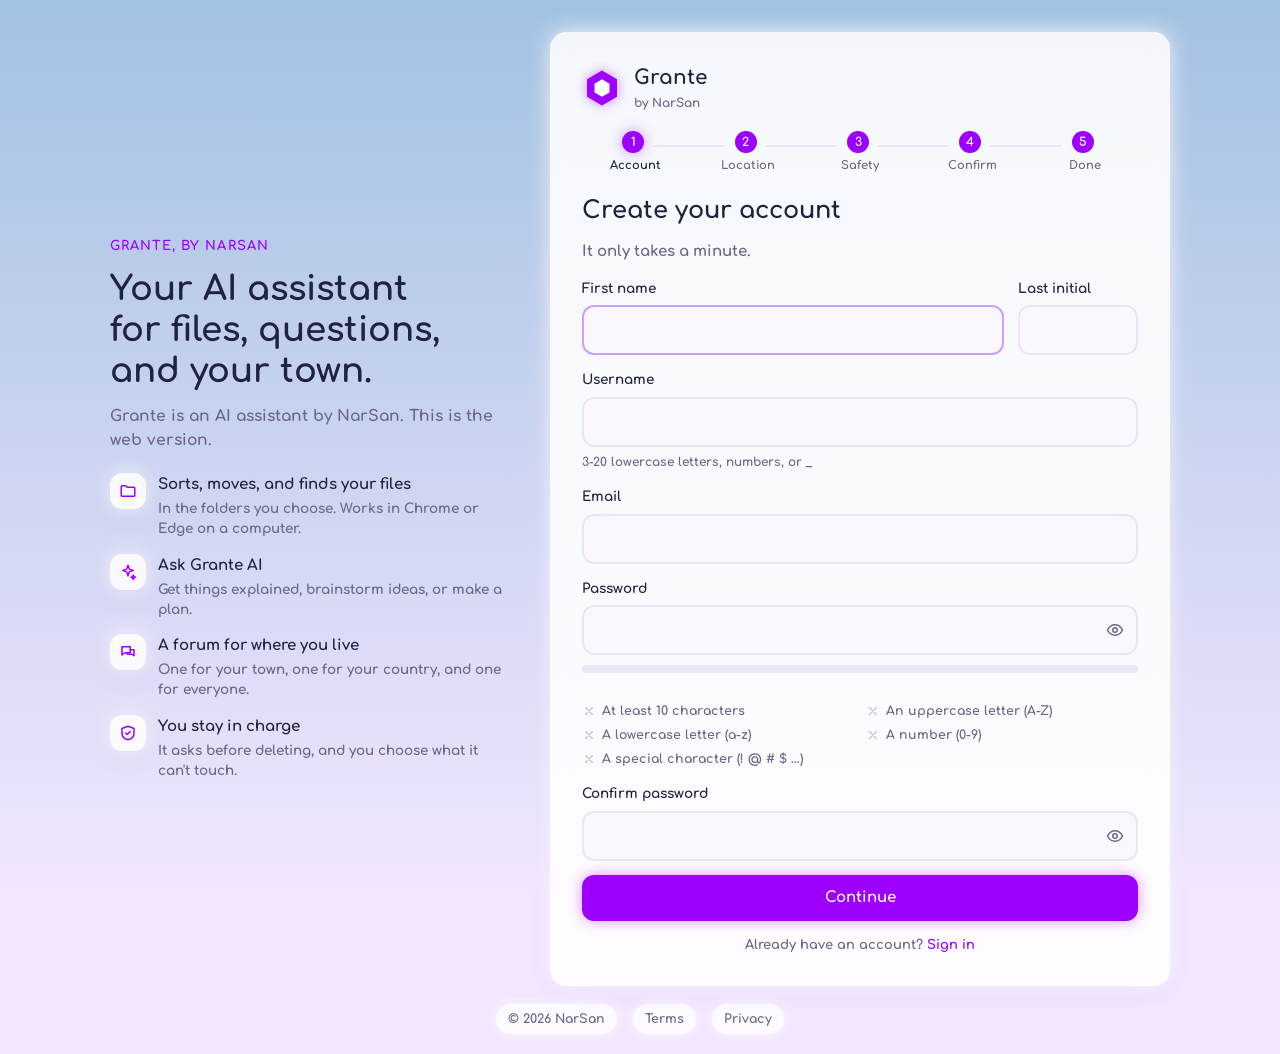
<file: index.html>
<!doctype html>
<html lang="en">
<head>
<meta charset="utf-8">
<meta name="viewport" content="width=device-width, initial-scale=1">
<title>Grante by NarSan</title>
<meta name="description" content="Grante is an AI assistant by NarSan that sorts your files, answers questions, and connects you with your town.">
<link rel="icon" href="data:image/svg+xml,%3Csvg xmlns='http://www.w3.org/2000/svg' viewBox='0 0 32 32'%3E%3Cpath d='M16 2l12 7v14l-12 7-12-7V9z' fill='%239d00ff'/%3E%3Cpath d='M16 9l6 3.5v7L16 23l-6-3.5v-7z' fill='white'/%3E%3C/svg%3E">
<script src="gate.js"></script>
<link rel="stylesheet" href="style.css">
<script src="open.js" defer></script>
</head>
<body>

<header class="top box">
  <a class="brand" href="#top" aria-label="Grante home">
    <svg viewBox="0 0 32 32" width="34" height="34" aria-hidden="true"><path d="M16 2l12 7v14l-12 7-12-7V9z" fill="#9d00ff"/><path d="M16 9l6 3.5v7L16 23l-6-3.5v-7z" fill="#fff"/></svg>
    <span><strong>Grante</strong><small>by NarSan</small></span>
  </a>
  <nav aria-label="Sections">
    <a href="#about">About us</a>
    <a href="#ask">What it does</a>
    <a href="#start">First time</a>
    <a href="#trust">Good to know</a>
    <a href="#" data-sign-out>Sign out</a>
    <a class="btn small open-grante" href="app/">Open Grante</a>
  </nav>
</header>

<main id="top">

  <section class="hero">
    <div class="hero-words">
      <p class="kicker">You're signed in</p>
      <h1>Welcome, <span data-first-name>there</span>! Grante is ready.</h1>
      <p class="lead">Ask Grante to sort a messy folder, find a file you lost, or explain something. Then say hi in your town's forum.</p>
      <p class="actions">
        <a class="btn big open-grante" href="app/">Open Grante</a>
      </p>
      <p class="status"><span class="dot"></span>File tools work in Chrome or Edge on a computer. Chat and the forum work everywhere.</p>
    </div>
    <figure class="shot box">
      <img src="img/home.jpg" width="1280" height="800" alt="Grante's home screen: a greeting, a box to type what you want, and ideas for what to ask.">
    </figure>
  </section>

  <section id="about">
    <h2>About us</h2>
    <div class="box founder">
      <div class="face" aria-hidden="true">TB</div>
      <div>
        <h3>Hi, it’s Tango!</h3>
        <p class="who">Tango Bhat · Founder, NarSan<br>he/him</p>
        <!-- ===== YOUR BIO: change the words between <p class="bio"> and </p> below. ===== -->
        <p class="bio">Hey, I'm Tango, a 13 year old kid. I started NarSan to make AI that helps with everyday things, and Grante is the first thing I’ve built. I’m testing it with friends right now, so tell me what you like and what’s broken. In my free time, I like to play guitar, play football, fix bikes, and woodwork. One major acheivement about me is that I got 5th place in the National US Geography Bee. Hope you enjoy Grante!</p>
        <!-- ===== END OF YOUR BIO ===== -->
        <p>NarSan is a new company building helpful, trustworthy AI. Grante is its first product.</p>
      </div>
    </div>
  </section>

  <section id="ask">
    <h2>What you can do with Grante</h2>
    <p class="sub">Type what you want in plain words.</p>
    <div class="cards">
      <article class="box card"><h3>Clean up a messy folder</h3><p>Turn a Downloads or Desktop full of loose files into tidy folders with one sentence.</p><p class="try">“Sort Desktop/Projects”</p></article>
      <article class="box card"><h3>Find and move files</h3><p>Ask where something is, or say where it should go, and skip the dragging.</p><p class="try">“Move report.pdf to School”</p></article>
      <article class="box card"><h3>Ask it anything</h3><p>Get things explained, brainstorm ideas, or make a study plan. It can be wrong, so check important facts.</p><p class="try">Ask Grante AI</p></article>
      <article class="box card"><h3>Talk with your town</h3><p>A forum for your town, one for your country, and one for everyone.</p><p class="try">The forum</p></article>
    </div>
  </section>

  <section id="start">
    <h2>Your first time</h2>
    <p class="sub">About a minute of setup, then you're going.</p>
    <div class="get box">
      <div class="get-main">
        <a class="btn big open-grante" href="app/">Open Grante</a>
        <p class="needs-note">For the file tools, use Chrome or Edge on a Windows, Mac, Linux, or Chromebook computer.</p>
      </div>
      <ol class="steps">
        <li><strong>Click Open Grante.</strong> It opens in its own window.</li>
        <li><strong>Let Grante into your folders.</strong> On a Mac, Grante shows one line to copy into Terminal. Paste it once, answer three quick questions, and Grante can reach all your folders. Not on a Mac? Grante asks you to pick a folder the first time it needs one.</li>
        <li><strong>Keep anything private out.</strong> In Account Settings, add folders to <em>Keep Grante out</em>, and Grante won't see or touch them.</li>
        <li><strong>Ask away.</strong> Grante asks before deleting anything.</li>
      </ol>
    </div>
    <p class="honest box"><strong>Want it to feel like an app?</strong> In Chrome, open Grante, click the three dots at the top right, then <em>Cast, save, and share → Install page as app</em>. In Safari on a Mac, choose <em>File → Add to Dock</em>. Grante then gets its own icon.</p>
  </section>

  <section id="trust">
    <h2>Good to know</h2>
    <p class="sub">How Grante treats your files and your information.</p>
    <div class="cards three">
      <article class="box card"><h3>Only the folders you choose</h3><p>Grante can't see anything else on your computer, and you can remove a folder any time.</p></article>
      <article class="box card"><h3>Nothing is lost by accident</h3><p>Deleted files go to a “Grante Trash” folder you can open anytime. Grante never overwrites a file.</p></article>
      <article class="box card"><h3>It asks first</h3><p>By default Grante waits for your OK before deleting. You choose which actions need your OK.</p></article>
      <article class="box card"><h3>Your files stay on your computer</h3><p>To decide what to do, Grante's AI sees file and folder names, never what's inside your files.</p></article>
      <article class="box card"><h3>Your email stays private</h3><p>In the forum, people see your name and username, never your email.</p></article>
      <article class="box card"><h3>Your history stays here</h3><p>Chats and your Archive are saved in this browser on this device.</p></article>
    </div>
    <p class="honest box"><strong>The honest part:</strong> Grante is an AI, and AI makes mistakes. It can pick the wrong file, so keep a backup of anything important. Answers can take up to a minute, and the first one after a quiet spell takes longer while the AI wakes up. Opening apps only works in the Mac app.</p>
  </section>

</main>

<footer class="foot box">
  <span>© 2026 NarSan. All rights reserved.</span>
  <span><a href="app/#/terms">Terms</a> · <a href="app/#/privacy">Privacy</a></span>
</footer>

</body>
</html>
</file>
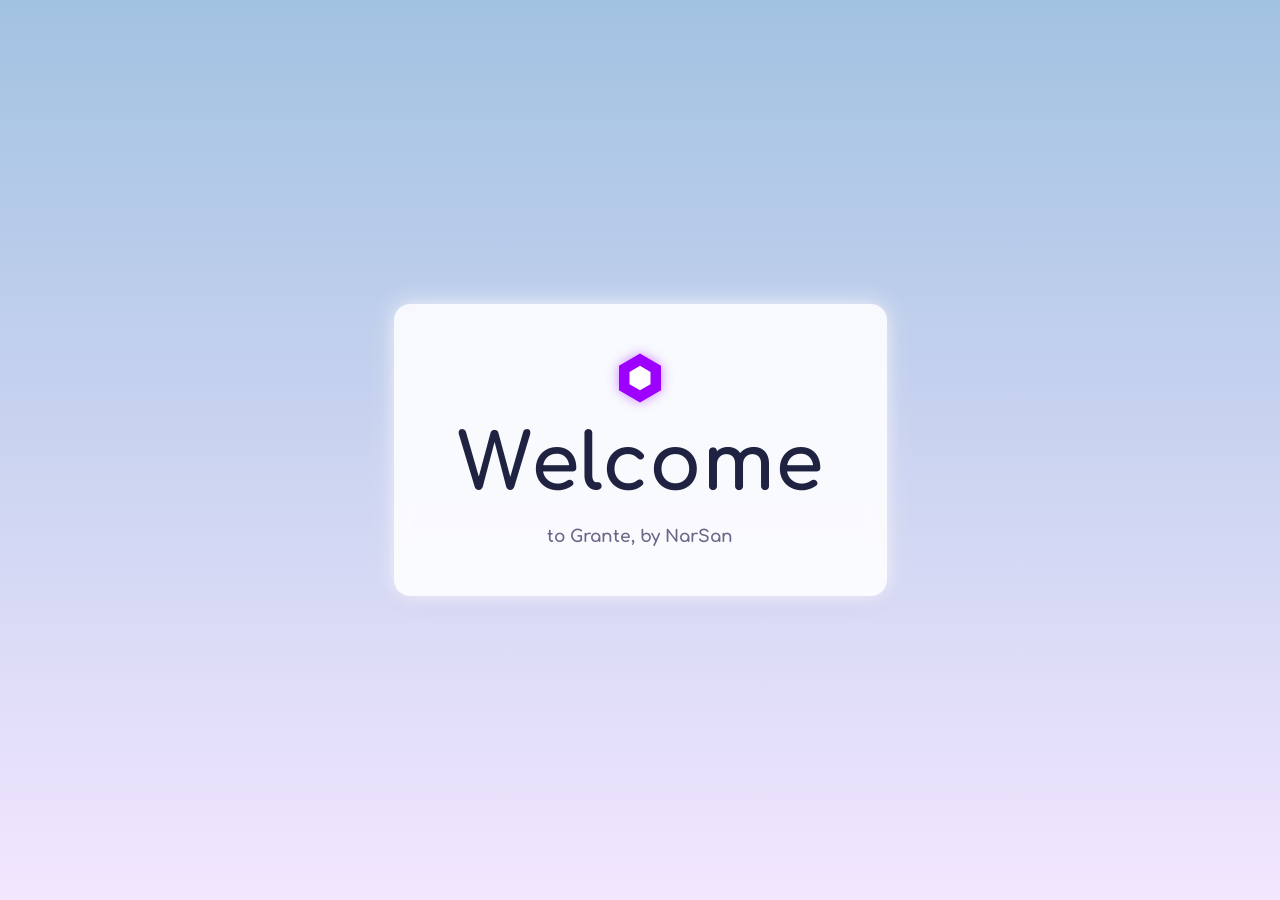
<file: app/index.html>
<!doctype html>
<html lang="en">
<head>
  <meta http-equiv="Content-Security-Policy" content="default-src 'self'; img-src 'self' data:; style-src 'self'; script-src 'self'; font-src 'self'; connect-src 'self' https://identitytoolkit.googleapis.com https://securetoken.googleapis.com https://firestore.googleapis.com https://api.emailjs.com https://geocoding-api.open-meteo.com https://*.hf.space http://127.0.0.1:47823; base-uri 'none'; form-action 'self'">
  <meta charset="utf-8">
  <meta name="viewport" content="width=device-width, initial-scale=1">
  <meta name="description" content="Grante by NarSan: an AI assistant that chats with you and organizes your files.">
  <title>Grante AI · NarSan</title>
  <link rel="icon" href="data:image/svg+xml,%3Csvg xmlns='http://www.w3.org/2000/svg' viewBox='0 0 32 32'%3E%3Cpath d='M16 2l12 7v14l-12 7-12-7V9z' fill='%239d00ff'/%3E%3Cpath d='M16 9l6 3.5v7L16 23l-6-3.5v-7z' fill='white'/%3E%3C/svg%3E">
  <link rel="manifest" href="manifest.webmanifest">
  <meta name="theme-color" content="#9d00ff">
  <link rel="stylesheet" href="style.css">
  <script type="module" src="js/main.js"></script>
</head>
<body>
  <div id="root" aria-live="polite"></div>
  <noscript><div class="card noscript">Grante needs JavaScript turned on.</div></noscript>
</body>
</html>
</file>
<file: style.css>
/* Grante's website. Same look as the app: soft blue-to-lilac background, Comfortaa,
   white glowing boxes with rounded corners, electric purple accents. */
@font-face { font-family: "Comfortaa"; src: url("fonts/Comfortaa-Bold.ttf") format("truetype"); font-weight: 700; font-display: swap; }
@font-face { font-family: "Comfortaa"; src: url("fonts/Comfortaa-Regular.ttf") format("truetype"); font-weight: 400; font-display: swap; }

:root {
  --purple: #9d00ff; --purple-soft: #f4e8ff;
  --ink: #241d35; --muted: #625a78;
  --box: rgba(255, 255, 255, .88);
  --radius: 18px;
  --glow: 0 0 22px rgba(255, 255, 255, .9), 0 6px 24px rgba(110, 80, 190, .12);
}
* { box-sizing: border-box; }
html { scroll-behavior: smooth; background: #f3e6ff; }
body { margin: 0; font-family: "Comfortaa", ui-rounded, "Trebuchet MS", system-ui, sans-serif; font-weight: 700; color: var(--ink);
  background: linear-gradient(180deg, #a2c2e2, #f3e6ff) fixed; min-height: 100vh; line-height: 1.6;
  padding: 18px 20px 28px; display: flex; flex-direction: column; gap: 56px; align-items: center; }
img { max-width: 100%; height: auto; display: block; }
a { color: var(--purple); }
a:focus-visible { outline: 3px solid var(--purple); outline-offset: 3px; border-radius: 8px; }
.box { background: var(--box); border-radius: var(--radius); box-shadow: var(--glow); backdrop-filter: blur(6px); }
main, .top, .foot { width: 100%; max-width: 1120px; }
main { display: flex; flex-direction: column; gap: 76px; }
section { display: flex; flex-direction: column; gap: 10px; scroll-margin-top: 24px; }

.top { display: flex; align-items: center; justify-content: space-between; gap: 14px 24px; flex-wrap: wrap; padding: 12px 20px; }
.brand { display: flex; align-items: center; gap: 10px; text-decoration: none; color: var(--ink); }
.brand span { display: flex; flex-direction: column; line-height: 1.15; }
.brand strong { font-size: 19px; }
.brand small { font-size: 12px; color: var(--muted); }
.top nav { display: flex; gap: 4px 20px; flex-wrap: wrap; }
.top nav a { text-decoration: none; color: var(--ink); font-size: 14.5px; padding: 6px 2px; }
.top nav a:hover { color: var(--purple); }

.hero { display: grid; grid-template-columns: minmax(0, 5fr) minmax(0, 6fr); gap: 40px; align-items: center; }
.kicker { margin: 0; font-size: 13px; letter-spacing: .09em; text-transform: uppercase; color: var(--purple); }
h1 { margin: 6px 0 10px; font-size: clamp(32px, 4.4vw, 50px); line-height: 1.15; text-wrap: balance; }
.lead { margin: 0; color: var(--muted); font-size: 17.5px; max-width: 48ch; }
.status { margin: 22px 0 0; display: inline-flex; align-items: center; gap: 10px; background: var(--box); border-radius: 999px; padding: 9px 16px; font-size: 14px; box-shadow: var(--glow); }
.dot { width: 9px; height: 9px; border-radius: 50%; background: var(--purple); box-shadow: 0 0 10px rgba(157, 0, 255, .7); flex: none; }
.shot { margin: 0; padding: 8px; }
.shot img, .shots img { border-radius: 12px; }

h2 { margin: 0; font-size: clamp(24px, 3vw, 32px); text-wrap: balance; }
.sub { margin: 0 0 14px; color: var(--muted); max-width: 60ch; }
.cards { display: grid; grid-template-columns: repeat(auto-fill, minmax(240px, 1fr)); gap: 16px; }
.cards.three { grid-template-columns: repeat(auto-fill, minmax(300px, 1fr)); }
.card { padding: 20px 22px; display: flex; flex-direction: column; gap: 6px; }
.card h3 { margin: 0; font-size: 16.5px; line-height: 1.35; }
.card p { margin: 0; color: var(--muted); font-size: 14px; font-weight: 400; }
.card .try { margin-top: auto; padding-top: 8px; color: var(--purple); font-weight: 700; font-size: 13.5px; }

.shots { display: grid; grid-template-columns: repeat(auto-fit, minmax(300px, 1fr)); gap: 18px; }
.shots figure { margin: 0; padding: 8px 8px 16px; display: flex; flex-direction: column; gap: 12px; }
.shots figcaption { padding: 0 10px; font-size: 14px; color: var(--muted); font-weight: 400; }
.shots figcaption strong { color: var(--ink); font-weight: 700; }

.honest { margin: 18px 0 0; padding: 16px 20px; font-size: 14.5px; font-weight: 400; color: var(--muted); box-shadow: var(--glow), inset 0 0 0 1.5px rgba(157, 0, 255, .25); }
.honest strong { color: var(--ink); font-weight: 700; }

.founder { display: flex; gap: 22px; align-items: center; padding: 24px 26px; max-width: 720px; }
.face { width: 92px; height: 92px; border-radius: 50%; flex: none; display: grid; place-items: center; color: #fff; font-size: 30px;
  background: linear-gradient(135deg, #9d00ff, #6a8fd6); box-shadow: 0 0 18px rgba(157, 0, 255, .35); }
.founder h3 { margin: 0; font-size: 24px; }
.founder p { margin: 6px 0 0; font-weight: 400; color: var(--muted); }
.founder .who { margin-top: 2px; }
.founder .bio { color: var(--ink); font-size: 17px; line-height: 1.55; margin-top: 12px; }

.foot { display: flex; justify-content: space-between; gap: 6px 24px; flex-wrap: wrap; padding: 14px 22px; font-size: 13px; color: var(--muted); }

@media (max-width: 860px) {
  body { gap: 40px; padding-inline: 16px; }
  main { gap: 56px; }
  .hero { grid-template-columns: 1fr; gap: 24px; }
  .founder { flex-direction: column; text-align: center; }
}
@media (prefers-reduced-motion: reduce) { html { scroll-behavior: auto; } }

/* Buttons: electric purple, rounded, with a soft glow */
.btn { display: inline-block; background: var(--purple); color: #fff; text-decoration: none; border-radius: 14px; padding: 12px 22px;
  font-size: 15.5px; box-shadow: 0 0 18px rgba(157, 0, 255, .45); transition: transform .12s, box-shadow .12s; }
.btn:hover { transform: translateY(-1px); box-shadow: 0 0 26px rgba(157, 0, 255, .6); }
.btn.small { padding: 8px 16px; font-size: 14px; border-radius: 12px; }
.btn.big { padding: 16px 28px; font-size: 18px; border-radius: 16px; text-align: center; }
.btn.ghost { background: #fff; color: var(--purple); box-shadow: inset 0 0 0 2px var(--purple), 0 0 14px rgba(157, 0, 255, .2); }
.top nav a.btn { color: #fff; padding: 8px 16px; }
.top nav { align-items: center; }
.actions { margin: 22px 0 0; display: flex; gap: 12px; flex-wrap: wrap; }
.status { margin-top: 16px; }

/* The download box */
.get { display: grid; grid-template-columns: minmax(0, 4fr) minmax(0, 7fr); gap: 30px; padding: 28px; align-items: start; }
.get-main { display: flex; flex-direction: column; gap: 18px; }
.needs { margin: 0; padding-left: 20px; color: var(--muted); font-size: 14px; font-weight: 400; display: flex; flex-direction: column; gap: 6px; }
.steps { margin: 0; padding-left: 24px; display: flex; flex-direction: column; gap: 14px; font-weight: 400; color: var(--muted); font-size: 15px; }
.steps strong { color: var(--ink); font-weight: 700; }
.steps em { font-style: normal; color: var(--ink); background: var(--purple-soft); border-radius: 6px; padding: 1px 6px; white-space: nowrap; }
.steps li::marker { color: var(--purple); font-weight: 700; }
@media (max-width: 860px) { .get { grid-template-columns: 1fr; padding: 22px; } .steps em { white-space: normal; } }
@media (prefers-reduced-motion: reduce) { .btn { transition: none; } }
.shots.two { grid-template-columns: repeat(auto-fit, minmax(320px, 1fr)); margin-top: 18px; }
.needs-note { margin: 0; color: var(--muted); font-size: 14px; font-weight: 400; }
.honest em { font-style: normal; color: var(--ink); font-weight: 700; }
.foot a { color: var(--muted); }
html:not(.ready) body { visibility: hidden; }   /* until gate.js has checked you're signed in */
.cards { grid-template-columns: repeat(auto-fill, minmax(230px, 1fr)); }
</file>
<file: app/style.css>
/* ============================================================
   Grante AI · NarSan
   Colors, roundness, and glow are the variables at the top.
   ============================================================ */

@font-face { font-family: "Comfortaa"; src: url("fonts/Comfortaa-Bold.ttf") format("truetype"); font-weight: 700; font-display: swap; }
@font-face { font-family: "Comfortaa"; src: url("fonts/Comfortaa-Regular.ttf") format("truetype"); font-weight: 400; font-display: swap; }

:root {
  --bg: linear-gradient(180deg, #a2c2e2, #f3e6ff);
  --box: rgba(255, 255, 255, .88);     /* boxes are slightly see-through */
  --box-solid: rgba(255, 255, 255, .97); /* pop-ups and menus stay almost solid so they're easy to read */
  --ink: #1f2240;
  --muted: #6c6788;
  --line: #ebe5f6;
  --field: #faf7ff;

  --purple: #9d00ff;          /* electric purple */
  --purple-hover: #b026ff;
  --purple-soft: #f4e8ff;
  --purple-line: #e2c6ff;

  --radius: 16px;
  --radius-small: 12px;

  --glow: 0 0 22px rgba(255, 255, 255, .9), 0 6px 24px rgba(110, 80, 190, .12);
  --glow-button: 0 0 14px rgba(157, 0, 255, .42);
  --glow-button-hover: 0 0 22px rgba(176, 38, 255, .65);

  --good: #139a63;
  --bad: #d43d3d;
  --bad-soft: #fff1f1;
  --warn-line: #ffc9c9;
}

* { box-sizing: border-box; }
html { background: #f3e6ff; }
html, body { margin: 0; min-height: 100%; }
body {
  background: var(--bg); background-attachment: fixed; min-height: 100vh;
  color: var(--ink); font-family: "Comfortaa", system-ui, sans-serif; font-weight: 700;
  font-size: 15px; line-height: 1.6; -webkit-font-smoothing: antialiased;
}
h1, h2, h3, h4 { margin: 0; line-height: 1.25; font-weight: 700; }
p { margin: 0; }
a { color: inherit; }
button, input, textarea, select { font: inherit; color: inherit; }
[hidden] { display: none !important; }

/* ---------- Basics ---------- */
.card { background: var(--box); border-radius: var(--radius); box-shadow: var(--glow); padding: 20px 22px;
  backdrop-filter: blur(10px); -webkit-backdrop-filter: blur(10px); }
.modal, .user-menu, .toast, .row-menu { background: var(--box-solid); }
.ink { color: var(--ink); }
.muted { color: var(--muted); }
.small { font-size: 13px; }
.center { text-align: center; }
.error, .form-error { color: var(--bad); }
.form-error { background: var(--bad-soft); border-radius: var(--radius-small); padding: 10px 14px; font-size: 13.5px; }
.link { color: var(--purple); text-decoration: none; }
.link:hover { text-decoration: underline; }
.row-between { display: flex; align-items: center; justify-content: space-between; gap: 12px; }
.row-end { display: flex; justify-content: flex-end; gap: 10px; }
.wrap { flex-wrap: wrap; }
.grid-2 { display: grid; grid-template-columns: 1fr 1fr; gap: 14px; }
.form-stack { display: flex; flex-direction: column; gap: 14px; }
.pad { padding: 8px 10px; }

.icon { display: inline-flex; width: 18px; height: 18px; flex: none; }
.icon svg { width: 100%; height: 100%; fill: none; stroke: currentColor; stroke-width: 2; stroke-linecap: round; stroke-linejoin: round; }
.logo { display: inline-flex; color: var(--purple); filter: drop-shadow(0 0 6px rgba(157, 0, 255, .45)); flex: none; }
.logo svg { width: 100%; height: 100%; }

/* ---------- Buttons ---------- */
.btn {
  display: inline-flex; align-items: center; justify-content: center; gap: 8px;
  background: var(--purple); color: #fff; border: 0; border-radius: var(--radius-small);
  padding: 11px 20px; cursor: pointer; font-weight: 700; text-decoration: none;
  box-shadow: var(--glow-button); transition: background .15s, box-shadow .15s, transform .1s; white-space: nowrap;
}
.btn:hover { background: var(--purple-hover); box-shadow: var(--glow-button-hover); }
.btn:active { transform: translateY(1px); }
.btn:disabled { opacity: .55; cursor: default; box-shadow: none; }
.btn-block { width: 100%; }
.btn-small { padding: 7px 14px; font-size: 13px; }
.btn-ghost { background: #fff; color: var(--purple); box-shadow: inset 0 0 0 2px var(--purple), var(--glow-button); }
.btn-ghost:hover { background: var(--purple-soft); box-shadow: inset 0 0 0 2px var(--purple), var(--glow-button-hover); }
.btn-danger { background: var(--bad); box-shadow: 0 0 14px rgba(212, 61, 61, .35); }
.btn-danger:hover { background: #e24b4b; box-shadow: 0 0 20px rgba(212, 61, 61, .5); }
.icon-btn { background: none; border: 0; border-radius: 8px; padding: 6px; cursor: pointer; color: var(--muted); display: inline-flex; }
.icon-btn:hover { background: var(--purple-soft); color: var(--purple); }
.text-btn { background: none; border: 0; cursor: pointer; color: var(--muted); display: inline-flex; align-items: center; gap: 5px; font-size: 13px; padding: 4px 6px; border-radius: 8px; }
.text-btn .icon { width: 15px; height: 15px; }
.text-btn:hover { color: var(--purple); background: var(--purple-soft); }
.text-btn.danger:hover { color: var(--bad); background: var(--bad-soft); }
.chip { background: var(--purple-soft); color: var(--purple); border: 0; border-radius: 999px; padding: 7px 14px; font-size: 13px; font-weight: 700; cursor: pointer; box-shadow: 0 0 10px rgba(157, 0, 255, .15); }
.chip:hover { background: #ead4ff; }
:focus-visible { outline: 3px solid rgba(157, 0, 255, .4); outline-offset: 2px; }

/* ---------- Form fields ---------- */
.field { display: flex; flex-direction: column; gap: 6px; }
.field label { font-size: 13.5px; }
.hint { font-size: 12px; color: var(--muted); }
input[type="text"], input[type="email"], input[type="password"], input[type="search"], textarea, select {
  width: 100%; min-width: 0; background: var(--field); border: 2px solid var(--line);
  border-radius: var(--radius-small); padding: 11px 14px; font-weight: 700; transition: border-color .15s;
}
textarea { resize: vertical; line-height: 1.5; }
input:focus, textarea:focus, select:focus { border-color: #cf9dff; outline: none; }
input:disabled { color: var(--muted); }
.pw-field { position: relative; }
.pw-field input { padding-right: 46px; }
.peek { position: absolute; right: 6px; top: 50%; transform: translateY(-50%); background: none; border: 0; padding: 8px; cursor: pointer; color: var(--muted); display: inline-flex; border-radius: 8px; }
.peek:hover { color: var(--purple); }
.check-inline { display: inline-flex; align-items: center; gap: 8px; font-size: 13.5px; cursor: pointer; }
.check-box { display: flex; align-items: flex-start; gap: 12px; padding: 12px 14px; border-radius: var(--radius-small); background: var(--field); cursor: pointer; font-size: 14px; }
input[type="checkbox"] { accent-color: var(--purple); width: 18px; height: 18px; flex: none; margin: 2px 0 0; }

.name-row { display: grid; grid-template-columns: minmax(0, 1fr) 120px; gap: 14px; }
input.initial { text-align: center; text-transform: uppercase; }
select { appearance: none; -webkit-appearance: none; cursor: pointer; padding-right: 38px;
  background-image: linear-gradient(45deg, transparent 50%, #9d00ff 50%), linear-gradient(135deg, #9d00ff 50%, transparent 50%);
  background-position: calc(100% - 20px) 50%, calc(100% - 14px) 50%; background-size: 6px 6px, 6px 6px; background-repeat: no-repeat; }
select:invalid, select option[disabled] { color: var(--muted); }

/* Password strength */
.pw-help { display: flex; flex-direction: column; gap: 8px; margin-top: -4px; }
.meter { height: 8px; border-radius: 99px; background: var(--line); overflow: hidden; }
.meter-fill { height: 100%; width: 0; border-radius: 99px; background: var(--bad); transition: width .25s, background .25s; }
.meter-fill[data-level="ok"] { background: #e5a01a; }
.meter-fill[data-level="strong"] { background: var(--good); }
.meter-word { font-size: 12px; color: var(--muted); min-height: 1em; }
.checklist { list-style: none; margin: 0; padding: 0; display: grid; grid-template-columns: 1fr 1fr; gap: 4px 12px; font-size: 12.5px; color: var(--muted); }
.checklist li { display: flex; align-items: center; gap: 6px; }
.checklist .icon { width: 14px; height: 14px; color: #c5bfd6; }
.checklist li.ok { color: var(--good); }
.checklist li.ok .icon { color: var(--good); }

/* ---------- Welcome animation ---------- */
.welcome { min-height: 100vh; display: grid; place-items: center; padding: 20px; overflow: hidden; }
.welcome-card { display: flex; flex-direction: column; align-items: center; gap: 10px; padding: 46px 64px;
  animation: slideInLeft .7s cubic-bezier(.2, .8, .2, 1) both; }
.welcome-card.leave { animation: slideOutLeft .55s cubic-bezier(.6, 0, .8, .2) both; }
.welcome-word { font-size: clamp(44px, 9vw, 78px); display: flex; }
.welcome-letter { display: inline-block; opacity: 0; animation: letterIn .5s cubic-bezier(.2, .8, .2, 1) both; }
.welcome-sub { color: var(--muted); font-size: 17px; opacity: 0; animation: fadeUp .6s ease 1s both; }
@keyframes slideInLeft { from { transform: translateX(-60vw); opacity: 0; } to { transform: none; opacity: 1; } }
@keyframes slideOutLeft { to { transform: translateX(-60vw); opacity: 0; } }
@keyframes letterIn { from { transform: translateX(-40px); opacity: 0; } to { transform: none; opacity: 1; } }
@keyframes fadeUp { from { transform: translateY(8px); opacity: 0; } to { transform: none; opacity: 1; } }

/* ---------- Sign in / sign up ---------- */
.auth { min-height: 100vh; display: flex; flex-direction: column; align-items: center; justify-content: center; padding: 32px 16px 20px; gap: 18px; }
.auth-inner { width: 100%; display: flex; justify-content: center; }
.auth-card { width: 100%; max-width: 440px; padding: 30px 32px; display: flex; flex-direction: column; gap: 14px; }
.auth-card.wide { max-width: 620px; }
.auth-card h2 { font-size: 24px; }
.auth-brand { display: flex; align-items: center; gap: 12px; }
.brand-name { font-size: 20px; }
.brand-by { font-size: 12px; color: var(--muted); }
.slide-in { animation: slideInRight .45s cubic-bezier(.2, .8, .2, 1) both; }
.slide-back { animation: slideInLeft2 .45s cubic-bezier(.2, .8, .2, 1) both; }
@keyframes slideInRight { from { transform: translateX(60px); opacity: 0; } to { transform: none; opacity: 1; } }
@keyframes slideInLeft2 { from { transform: translateX(-60px); opacity: 0; } to { transform: none; opacity: 1; } }
.divider { display: flex; align-items: center; gap: 12px; color: var(--muted); font-size: 13px; }
.divider::before, .divider::after { content: ""; flex: 1; height: 2px; background: var(--line); }
.auth-foot { display: flex; gap: 16px; font-size: 12.5px; }
.auth-foot > * { background: rgba(255, 255, 255, .85); padding: 5px 12px; border-radius: 999px; text-decoration: none; color: var(--muted); box-shadow: 0 0 12px rgba(255, 255, 255, .8); }
.auth-foot a:hover { color: var(--purple); }

.steps { list-style: none; margin: 4px 0 6px; padding: 0; display: flex; gap: 6px; }
.steps li { flex: 1; display: flex; flex-direction: column; align-items: center; gap: 4px; font-size: 11.5px; color: var(--muted); position: relative; }
.steps li::after { content: ""; position: absolute; top: 14px; left: calc(50% + 18px); right: calc(-50% + 18px); height: 2px; background: var(--line); }
.steps li:last-child::after { display: none; }
.steps li.done::after { background: var(--purple); }
.step-dot { width: 28px; height: 28px; border-radius: 50%; display: grid; place-items: center; background: var(--line); color: var(--muted); font-size: 12.5px; }
.step-dot .icon { width: 15px; height: 15px; }
.steps li.current .step-dot, .steps li.done .step-dot { background: var(--purple); color: #fff; box-shadow: var(--glow-button); }
.steps li.current { color: var(--ink); }

.warn-box { background: var(--bad-soft); border: 2px solid var(--warn-line); border-radius: var(--radius); padding: 16px 18px; box-shadow: none; }
.warn-head, .trust-head { display: flex; align-items: center; gap: 10px; font-size: 15.5px; }
.warn-head { color: var(--bad); }
.warn-head.second { margin-top: 14px; }
.warn-head .icon, .trust-head .icon { width: 22px; height: 22px; }
.can-do, .risk-list { margin: 8px 0 0; padding-left: 22px; font-size: 13.5px; display: flex; flex-direction: column; gap: 5px; }
.risk-list li::marker { color: var(--bad); }
.trust-box { background: #f1fbf6; border: 2px solid #bfe8d3; border-radius: var(--radius); padding: 16px 18px; box-shadow: none; }
.trust-head { color: var(--good); margin-bottom: 10px; }
.trust-grid { display: grid; grid-template-columns: 1fr 1fr; gap: 10px; }
.trust-item { background: #fff; border-radius: var(--radius-small); padding: 10px 12px; font-size: 13px; }
.trust-item p { color: var(--muted); margin-top: 2px; }
.done-badge { width: 64px; height: 64px; border-radius: 50%; background: var(--purple); color: #fff; display: grid; place-items: center; margin: 6px auto; box-shadow: var(--glow-button-hover); }
.done-badge .icon { width: 32px; height: 32px; }
.code-box { background: #f6f3fb; border-radius: var(--radius-small); padding: 12px 14px; font-family: ui-monospace, Menlo, monospace; font-size: 13px; margin: 0; white-space: pre-wrap; }
.steps-list { margin: 0; padding-left: 20px; font-size: 14px; }
.legal-wrap { width: 100%; max-width: 720px; display: flex; flex-direction: column; gap: 12px; }
.legal { display: flex; flex-direction: column; gap: 14px; }
.legal h3 { font-size: 16px; margin-bottom: 4px; }
.legal p { color: var(--muted); font-size: 14px; }
.back-link { display: inline-flex; align-items: center; gap: 6px; background: #fff; padding: 7px 14px; border-radius: 999px; box-shadow: var(--glow); width: fit-content; font-size: 13.5px; }

/* ---------- App frame ---------- */
.app { display: grid; grid-template-columns: 250px minmax(0, 1fr); gap: 22px; padding: 22px; min-height: 100vh; }
.sidebar { position: sticky; top: 22px; height: calc(100vh - 44px); display: flex; flex-direction: column; gap: 14px; padding: 18px 14px; }
.brand { display: flex; align-items: center; gap: 10px; text-decoration: none; padding: 2px 8px 14px; border-bottom: 2px solid var(--line); }
.brand-text { display: flex; flex-direction: column; line-height: 1.15; }
.nav { display: flex; flex-direction: column; gap: 3px; }
.nav a { display: flex; align-items: center; gap: 12px; padding: 10px 12px; border-radius: var(--radius-small); text-decoration: none; transition: background .15s; }
.nav a .icon { width: 20px; height: 20px; }
.nav a:hover { background: var(--purple-soft); }
.nav a.active { background: var(--purple); color: #fff; box-shadow: var(--glow-button); }
.nav-secondary { border-top: 2px solid var(--line); padding-top: 12px; }
.nav-secondary a { font-size: 14px; color: var(--muted); }
.sidebar-foot { margin-top: auto; display: flex; flex-direction: column; gap: 10px; }
.status { display: flex; align-items: center; gap: 8px; font-size: 12px; color: var(--muted); padding: 0 10px; }
.status .dot { width: 9px; height: 9px; border-radius: 50%; background: var(--good); box-shadow: 0 0 8px rgba(19, 154, 99, .6); }
.status.offline .dot { background: var(--bad); box-shadow: none; }
.user-wrap { position: relative; }
.user-btn { width: 100%; display: flex; align-items: center; gap: 10px; padding: 8px; border: 0; background: var(--field); border-radius: var(--radius-small); cursor: pointer; text-align: left; }
.user-btn:hover { background: var(--purple-soft); }
.user-text { display: flex; flex-direction: column; min-width: 0; flex: 1; line-height: 1.25; }
.user-name, .user-handle { overflow: hidden; text-overflow: ellipsis; white-space: nowrap; }
.user-handle { font-size: 12px; }
.avatar { width: 36px; height: 36px; border-radius: 50%; background: linear-gradient(135deg, #9d00ff, #6a8fd6); color: #fff; display: grid; place-items: center; font-size: 13px; flex: none; }
.avatar.small { width: 28px; height: 28px; font-size: 11px; }
.user-menu { position: absolute; bottom: calc(100% + 8px); left: 0; right: 0; padding: 6px; display: flex; flex-direction: column; z-index: 5; }
.user-menu a, .user-menu button { display: flex; align-items: center; gap: 10px; padding: 9px 10px; border: 0; background: none; border-radius: 10px; text-decoration: none; cursor: pointer; font-size: 14px; text-align: left; }
.user-menu a:hover, .user-menu button:hover { background: var(--purple-soft); }

.main { min-width: 0; display: flex; flex-direction: column; gap: 22px; }
.view { flex: 1; outline: none; animation: fadeUp .2s ease; }
.site-foot { display: flex; justify-content: space-between; align-items: center; gap: 12px; flex-wrap: wrap; font-size: 12.5px; color: var(--muted);
  background: rgba(255, 255, 255, .85); border-radius: var(--radius); padding: 12px 18px; box-shadow: 0 0 16px rgba(255, 255, 255, .8); }
.site-foot nav { display: flex; gap: 16px; }
.site-foot a { text-decoration: none; }
.site-foot a:hover { color: var(--purple); }

.narrow { max-width: 780px; margin: 0 auto; display: flex; flex-direction: column; gap: 16px; }
.page-head { display: flex; align-items: center; justify-content: space-between; gap: 16px; }
.page-head h2 { font-size: 22px; }
.page-head p { font-size: 13.5px; }
.empty { text-align: center; padding: 34px 24px; display: flex; flex-direction: column; gap: 8px; align-items: center; }
.empty h3 { font-size: 19px; }
.empty-icon { width: 52px; height: 52px; border-radius: 50%; background: var(--purple-soft); color: var(--purple); display: grid; place-items: center; margin-bottom: 4px; }
.empty-icon .icon { width: 26px; height: 26px; }

/* ---------- Home ---------- */
.home { display: grid; grid-template-columns: minmax(0, 1fr) 300px; gap: 22px; align-items: start; min-height: calc(100vh - 120px); }
.hero { align-self: center; justify-self: center; width: 100%; max-width: 640px; text-align: center; padding: 44px 36px; display: flex; flex-direction: column; gap: 10px; }
.hero h1 { font-size: 40px; }
.hero .subtitle { color: var(--muted); font-size: 17px; margin-bottom: 14px; }
.hero-note { display: flex; align-items: center; justify-content: center; gap: 6px; font-size: 12.5px; color: var(--muted); margin-top: 12px; flex-wrap: wrap; }
.hero-note .icon { color: var(--good); width: 16px; height: 16px; }
.chips { display: flex; flex-wrap: wrap; gap: 8px; justify-content: center; margin-top: 8px; }
.composer { display: flex; gap: 10px; align-items: center; }
.composer.card { padding: 12px; }
.composer.busy { opacity: .7; pointer-events: none; }
.activity { display: flex; flex-direction: column; gap: 12px; }
.label-card { padding: 12px 18px; font-size: 14px; display: flex; justify-content: space-between; align-items: center; }
.activity-list { display: flex; flex-direction: column; gap: 12px; }
.activity-item { padding: 14px 18px; }
.activity-top { display: flex; justify-content: space-between; align-items: center; gap: 8px; }
.activity-item .date { font-size: 14.5px; }
.activity-item .text { color: var(--muted); font-size: 13px; margin-top: 4px; overflow-wrap: anywhere; }
.tag { display: inline-block; font-size: 11px; padding: 2px 9px; border-radius: 999px; background: var(--purple-soft); color: var(--purple); white-space: nowrap; }

/* ---------- Chat and agent ---------- */
.chat-layout { display: grid; grid-template-columns: 260px minmax(0, 1fr); gap: 22px; height: calc(100vh - 44px - 22px - 50px); min-height: 480px; }
.chat-layout.single { grid-template-columns: minmax(0, 1fr); grid-template-rows: auto 1fr auto; gap: 16px; max-width: 900px; margin: 0 auto; width: 100%; }
.chat-main { display: grid; grid-template-rows: 1fr auto; gap: 14px; min-height: 0; }
.chats-panel { display: flex; flex-direction: column; gap: 12px; min-height: 0; padding: 16px 12px; }
.search { position: relative; }
.search .icon { position: absolute; left: 12px; top: 50%; transform: translateY(-50%); color: var(--muted); width: 16px; height: 16px; }
.search input { padding-left: 36px; font-size: 13.5px; }
.chat-list { display: flex; flex-direction: column; gap: 2px; overflow-y: auto; margin: 0 -4px; padding: 0 4px; }
.list-group { font-size: 11.5px; color: var(--muted); padding: 10px 10px 4px; text-transform: uppercase; letter-spacing: .06em; }
.chat-item { position: relative; display: flex; align-items: center; border-radius: var(--radius-small); }
.chat-item:hover, .chat-item.active { background: var(--purple-soft); }
.chat-item.active .chat-title { color: var(--purple); }
.chat-open { flex: 1; min-width: 0; display: flex; flex-direction: column; align-items: flex-start; border: 0; background: none; cursor: pointer; padding: 8px 10px; text-align: left; }
.chat-title { font-size: 13.5px; max-width: 100%; overflow: hidden; text-overflow: ellipsis; white-space: nowrap; }
.chat-time { font-size: 11px; color: var(--muted); }
.chat-item .more { opacity: 0; margin-right: 4px; }
.chat-item:hover .more, .chat-item.active .more, .chat-item .more:focus-visible { opacity: 1; }
.row-menu { position: absolute; right: 4px; top: 100%; z-index: 4; background: #fff; border-radius: var(--radius-small); box-shadow: var(--glow), 0 8px 20px rgba(60, 40, 120, .15); padding: 4px; display: flex; flex-direction: column; min-width: 120px; }
.row-menu button { border: 0; background: none; text-align: left; padding: 8px 10px; border-radius: 8px; cursor: pointer; font-size: 13.5px; }
.row-menu button:hover { background: var(--purple-soft); }
.row-menu .danger { color: var(--bad); }
.row-menu .danger:hover { background: var(--bad-soft); }

.thread { overflow-y: auto; display: flex; flex-direction: column; gap: 14px; padding: 4px 6px 4px 2px; min-height: 0; }
.msg { max-width: 82%; padding: 14px 18px; overflow-wrap: anywhere; position: relative; }
.msg.user { align-self: flex-end; background: rgba(244, 232, 255, .9); box-shadow: 0 0 18px rgba(157, 0, 255, .12); }
.msg.grante { align-self: flex-start; }
.msg .who { font-size: 12px; color: var(--purple); margin-bottom: 4px; }
.msg-tools { display: flex; gap: 4px; margin: 6px -6px -6px; }
.composer-wrap { display: flex; flex-direction: column; gap: 6px; }
.fine-print { font-size: 11.5px; color: var(--muted); text-align: center; background: rgba(255, 255, 255, .7); border-radius: 999px; padding: 3px 12px; align-self: center; }
.chat-composer { align-items: flex-end; }
.chat-composer textarea { resize: none; max-height: 180px; border: 0; background: transparent; padding: 10px 8px; }
.chat-composer textarea:focus { border: 0; }
.send-btn { padding: 11px 14px; }
.chat-empty { margin: auto; width: 100%; max-width: 620px; display: flex; flex-direction: column; gap: 14px; }
.suggestions { display: grid; grid-template-columns: 1fr 1fr; gap: 12px; }
.suggestion { border: 0; text-align: left; cursor: pointer; display: flex; flex-direction: column; gap: 4px; font-size: 13.5px; padding: 14px 16px; transition: transform .15s, box-shadow .15s; }
.suggestion .muted { font-size: 12.5px; }
.suggestion:hover { transform: translateY(-2px); box-shadow: var(--glow), 0 0 0 2px var(--purple-line); }

.prose h2, .prose h3, .prose h4 { margin: 10px 0 6px; }
.prose h2 { font-size: 19px; } .prose h3 { font-size: 16.5px; } .prose h4 { font-size: 15px; }
.prose > :first-child { margin-top: 0; }
.prose p { margin: 6px 0; }
.prose ul, .prose ol { margin: 6px 0; padding-left: 22px; }
.prose li { margin: 3px 0; }
.prose li::marker { color: var(--purple); }
.prose strong { color: var(--purple); }
.prose code { background: #f4f1fa; padding: 1px 6px; border-radius: 6px; font-size: 13px; }
.prose pre { background: #f6f3fb; border-radius: var(--radius-small); padding: 12px 14px; overflow-x: auto; }
.prose pre code { background: none; padding: 0; }

.actions { display: flex; flex-direction: column; gap: 6px; margin-top: 10px; }
.action { display: flex; gap: 8px; font-size: 13px; align-items: flex-start; }
.dot-icon { flex: none; width: 20px; height: 20px; border-radius: 50%; display: grid; place-items: center; color: #fff; margin-top: 1px; }
.dot-icon .icon { width: 12px; height: 12px; }
.action.ok .dot-icon { background: var(--good); }
.action.no .dot-icon { background: var(--bad); }

/* Folder preview: one blurred line until clicked */
.tree-box { margin-top: 12px; }
.tree-peek { width: 100%; display: flex; align-items: center; gap: 10px; background: #f6f3fb; border: 0; border-radius: var(--radius-small); padding: 10px 12px; cursor: pointer; text-align: left; position: relative; overflow: hidden; }
.tree-peek:hover { background: var(--purple-soft); }
.tree-peek > .icon:first-child { color: var(--purple); }
.tree-line { flex: 1; min-width: 0; font-family: ui-monospace, Menlo, monospace; font-size: 13px; font-weight: 500; white-space: nowrap; overflow: hidden;
  filter: blur(2.5px); opacity: .8; user-select: none; }
.tree-label { flex: none; font-size: 12.5px; color: var(--purple); background: #fff; padding: 3px 10px; border-radius: 999px; box-shadow: 0 0 10px rgba(157, 0, 255, .12); }
.tree-peek .chev { color: var(--purple); transition: transform .2s; }
.tree-box.open .chev { transform: rotate(90deg); }
.tree-box.open .tree-line { visibility: hidden; }
.tree { display: none; margin: 8px 0 0; background: #f6f3fb; border-radius: var(--radius-small); padding: 12px 14px;
  font-family: ui-monospace, "SF Mono", Menlo, monospace; font-size: 12.5px; font-weight: 500; white-space: pre; overflow-x: auto; line-height: 1.5; }
.tree-box.open .tree { display: block; animation: fadeUp .2s ease; }

.approval { border: 2px solid var(--purple-line); }
.approval-head { display: flex; align-items: center; gap: 8px; color: var(--purple); font-size: 13px; }
.approval-head .icon { width: 16px; height: 16px; }
.approval-q { margin: 8px 0 12px; }
.buttons { display: flex; gap: 10px; flex-wrap: wrap; }
.thinking { display: inline-flex; gap: 5px; padding: 4px 0; }
.thinking span { width: 8px; height: 8px; border-radius: 50%; background: var(--purple); animation: bounce 1.1s infinite ease-in-out; }
.thinking span:nth-child(2) { animation-delay: .15s; }
.thinking span:nth-child(3) { animation-delay: .3s; }
@keyframes bounce { 0%, 80%, 100% { transform: scale(.6); opacity: .4; } 40% { transform: scale(1); opacity: 1; } }

/* "Which one did you mean?" buttons */
.msg.approval:has(.choices) { width: min(660px, 82%); }
.choices { display: grid; grid-template-columns: repeat(auto-fit, minmax(220px, 1fr)); gap: 10px; margin-bottom: 8px; }
.choice { display: flex; align-items: flex-start; gap: 12px; text-align: left; cursor: pointer; padding: 12px 14px;
  background: var(--field); border: 2px solid var(--purple-line); border-radius: var(--radius-small);
  box-shadow: 0 0 12px rgba(157, 0, 255, .12); transition: all .15s; min-width: 0; }
.choice:hover { background: var(--purple-soft); border-color: var(--purple); box-shadow: var(--glow-button); transform: translateY(-1px); }
.choice-icon { flex: none; width: 40px; height: 40px; border-radius: 10px; background: var(--purple); color: #fff; display: grid; place-items: center; box-shadow: var(--glow-button); }
.choice-icon .icon { width: 22px; height: 22px; }
.choice-text { display: flex; flex-direction: column; min-width: 0; line-height: 1.35; }
.choice-name { font-size: 15px; overflow-wrap: anywhere; }
.choice-where { font-size: 12.5px; color: var(--purple); }
.choice-inside { font-size: 12px; color: var(--muted); margin-top: 3px; overflow-wrap: anywhere; }

/* Archive: what you asked */
.request { display: flex; flex-direction: column; gap: 8px; padding: 16px 18px; }
.request-text { font-size: 15.5px; overflow-wrap: anywhere; }
.request-more summary { cursor: pointer; list-style: none; display: inline-flex; align-items: center; gap: 4px; font-size: 12.5px; color: var(--purple); }
.request-more summary::-webkit-details-marker { display: none; }
.request-more .chev { width: 14px; height: 14px; transition: transform .2s; }
.request-more[open] .chev { transform: rotate(90deg); }
.request-reply { margin-top: 8px; }
.tag.good { background: #e4f7ee; color: var(--good); }
.tag.bad { background: var(--bad-soft); color: var(--bad); }
.tag.wait { background: #fff4dc; color: #a36a00; }
.tag.plain { background: var(--line); color: var(--muted); }

/* 6-digit code */
.code-row { display: flex; justify-content: center; gap: 10px; margin: 6px 0; }
input.code-digit { width: 52px; height: 62px; padding: 0; text-align: center; font-size: 26px; border-radius: var(--radius-small); }
input.code-digit:focus { border-color: var(--purple); box-shadow: var(--glow-button); }
input.code-single { text-align: center; font-size: 24px; letter-spacing: .4em; }
.notice { background: #fff4dc; color: #7a5200; border-radius: var(--radius-small); padding: 10px 14px; font-size: 13.5px; }
.done-badge.soft { background: var(--purple-soft); color: var(--purple); box-shadow: 0 0 16px rgba(157, 0, 255, .2); }

/* ---------- Forum ---------- */
.forum { display: grid; grid-template-columns: minmax(0, 1fr) 280px; gap: 22px; align-items: start; max-width: 1150px; margin: 0 auto; width: 100%; }
.forum-main { display: flex; flex-direction: column; gap: 14px; min-width: 0; }
.forum-side { display: flex; flex-direction: column; gap: 14px; position: sticky; top: 22px; }
.forum-side h3 { font-size: 15px; margin-bottom: 8px; }
.forum-side .icon { width: 15px; height: 15px; vertical-align: -2px; color: var(--purple); }
.rules { margin: 0; padding-left: 18px; font-size: 13px; color: var(--muted); display: flex; flex-direction: column; gap: 6px; }
.rules li::marker { color: var(--purple); }
.forum-head { display: flex; flex-direction: column; gap: 14px; }
.forum-head h2 { font-size: 22px; }
.forum-head p { font-size: 13.5px; }
.tabs { display: grid; grid-template-columns: repeat(3, 1fr); gap: 8px; }
.tab { display: flex; align-items: center; gap: 10px; padding: 10px 12px; border: 2px solid var(--line); background: var(--field); border-radius: var(--radius-small); cursor: pointer; text-align: left; min-width: 0; }
.tab .icon { color: var(--purple); width: 20px; height: 20px; }
.tab-text { display: flex; flex-direction: column; min-width: 0; line-height: 1.25; }
.tab-kind { font-size: 11.5px; color: var(--muted); }
.tab-place { font-size: 13.5px; overflow: hidden; text-overflow: ellipsis; white-space: nowrap; }
.tab:hover { border-color: var(--purple-line); }
.tab.on { background: var(--purple); border-color: var(--purple); color: #fff; box-shadow: var(--glow-button); }
.tab.on .icon, .tab.on .tab-kind { color: #fff; }
.segmented { display: inline-flex; background: var(--field); border-radius: 999px; padding: 3px; gap: 2px; }
.seg { border: 0; background: none; padding: 6px 16px; border-radius: 999px; cursor: pointer; font-size: 13px; color: var(--muted); }
.seg.on { background: #fff; color: var(--purple); box-shadow: 0 0 10px rgba(157, 0, 255, .18); }
.post-list { display: flex; flex-direction: column; gap: 12px; }
.post-card { cursor: pointer; display: flex; flex-direction: column; gap: 8px; transition: transform .15s, box-shadow .15s; }
.post-card:hover { transform: translateY(-2px); box-shadow: var(--glow), 0 0 0 2px var(--purple-line); }
.post-meta { display: flex; align-items: center; gap: 8px; font-size: 13px; flex-wrap: wrap; }
.post-meta .muted { font-size: 12.5px; }
.post-title { font-size: 17px; }
.post-full .post-title { font-size: 23px; margin: 10px 0 8px; }
.post-excerpt { color: var(--muted); font-size: 14px; overflow-wrap: anywhere; }
.post-body { white-space: pre-wrap; overflow-wrap: anywhere; line-height: 1.7; }
.post-foot { display: flex; align-items: center; gap: 14px; margin-top: 6px; flex-wrap: wrap; }
.reply-count { display: inline-flex; align-items: center; gap: 6px; font-size: 13px; color: var(--muted); }
.reply-count .icon { width: 16px; height: 16px; }
.votes { display: inline-flex; gap: 6px; }
.vote { display: inline-flex; align-items: center; gap: 6px; border: 2px solid var(--line); background: #fff; border-radius: 999px; padding: 4px 12px; cursor: pointer; font-size: 13px; color: var(--muted); transition: all .15s; }
.vote .icon { width: 16px; height: 16px; }
.vote:hover { border-color: var(--purple-line); color: var(--purple); }
.vote.like.on { background: var(--purple); border-color: var(--purple); color: #fff; box-shadow: var(--glow-button); }
.vote.dislike.on { background: #5b5873; border-color: #5b5873; color: #fff; }
.reply-form { display: flex; flex-direction: column; gap: 8px; margin: 12px 0; }
.reply-actions { display: flex; justify-content: flex-end; gap: 8px; }
.replies { display: flex; flex-direction: column; gap: 4px; }
.reply { padding: 12px 0 4px; border-top: 2px solid var(--line); }
.reply-children { margin-left: 18px; padding-left: 14px; border-left: 3px solid var(--purple-soft); }
.reply-children .reply { border-top: 0; padding-top: 8px; }
.reply-body { margin: 6px 0; white-space: pre-wrap; overflow-wrap: anywhere; font-size: 14.5px; }
.reply-tools { display: flex; align-items: center; gap: 6px; flex-wrap: wrap; }
.reply-tools .vote { padding: 2px 10px; font-size: 12px; }
.deleted { font-style: italic; margin: 6px 0; }

/* ---------- Settings, safety, help ---------- */
.checks { display: grid; grid-template-columns: 1fr 1fr; gap: 8px; }
.danger-zone { border: 2px solid var(--warn-line); }
.danger-zone h3 { color: var(--bad); }
.faq summary { cursor: pointer; list-style: none; display: flex; justify-content: space-between; align-items: center; gap: 10px; }
.faq summary::-webkit-details-marker { display: none; }
.faq .chev { color: var(--purple); transition: transform .2s; }
.faq[open] .chev { transform: rotate(90deg); }
.faq p { color: var(--muted); margin-top: 10px; font-size: 14px; }

/* ---------- Pop-ups ---------- */
.shade { position: fixed; inset: 0; background: rgba(40, 30, 80, .28); backdrop-filter: blur(3px); display: grid; place-items: center; padding: 16px; z-index: 20; opacity: 0; transition: opacity .2s; }
.shade.show { opacity: 1; }
.modal { width: 100%; max-width: 480px; display: flex; flex-direction: column; gap: 14px; transform: translateY(10px); transition: transform .2s; max-height: calc(100vh - 32px); overflow-y: auto; }
.shade.show .modal { transform: none; }
.modal-buttons { display: flex; justify-content: flex-end; gap: 10px; }
.toast { position: fixed; bottom: 24px; left: 50%; transform: translate(-50%, 20px); opacity: 0; transition: all .25s; background: #fff; border-radius: var(--radius-small); box-shadow: var(--glow), 0 8px 24px rgba(60, 40, 120, .18); padding: 12px 20px; font-size: 14px; z-index: 30; max-width: calc(100vw - 32px); }
.toast.show { opacity: 1; transform: translate(-50%, 0); }
.toast.bad { color: var(--bad); }
.noscript { margin: 40px auto; max-width: 400px; text-align: center; }

/* ---------- Phones and small windows ---------- */
@media (max-width: 1080px) {
  .forum { grid-template-columns: 1fr; }
  .forum-side { position: static; }
  .home { grid-template-columns: 1fr; min-height: 0; }
}
@media (max-width: 900px) {
  .app { grid-template-columns: 1fr; grid-template-rows: auto 1fr; align-content: start; gap: 16px; padding: 14px; }
  .sidebar { position: sticky; top: 8px; z-index: 6; height: auto; flex-direction: row; align-items: center; padding: 8px 10px; gap: 6px; }
  .brand { border: 0; padding: 0 4px; }
  .brand-text, .nav a span:not(.icon), .nav-secondary, .status, .user-text, .user-btn > .icon { display: none; }
  .nav { flex-direction: row; gap: 2px; margin-left: auto; }
  .nav a { padding: 9px; }
  .sidebar-foot { margin: 0; }
  .user-btn { padding: 4px; background: none; }
  .avatar { width: 32px; height: 32px; }
  .user-menu { bottom: auto; top: calc(100% + 8px); left: auto; right: 0; width: 210px; }
  .hero { padding: 30px 20px; }
  .hero h1 { font-size: 30px; }
  .chat-layout { grid-template-columns: 1fr; height: auto; min-height: 0; }
  .chat-layout.single { grid-template-rows: auto; }
  .chats-panel { max-height: 230px; }
  .thread { min-height: 45vh; max-height: 62vh; }
  .chat-main { grid-template-rows: auto auto; }
  .msg { max-width: 94%; }
  .checks, .grid-2, .trust-grid, .suggestions, .checklist { grid-template-columns: 1fr; }
  .tabs { grid-template-columns: 1fr; }
  .page-head { flex-wrap: wrap; }
  .auth-card { padding: 24px 20px; }
  .code-row { gap: 6px; }
  input.code-digit { width: 44px; height: 54px; font-size: 22px; }
  .step-name { display: none; }
  .site-foot { justify-content: center; text-align: center; }
}
@media (prefers-reduced-motion: reduce) {
  *, *::before, *::after { animation-duration: .01ms !important; animation-delay: 0s !important; transition-duration: .01ms !important; }
  .welcome-letter, .welcome-sub { opacity: 1; }
}

/* A soft purple note, used for the "check your spam folder" tip */
.form-note { background: rgba(157, 0, 255, .07); border-radius: var(--radius-small); padding: 10px 14px; font-size: 13.5px; color: var(--ink, #2a2540); }

/* "Is it Fremont, California?" town confirmation */
.town-check { background: rgba(157, 0, 255, .07); border-radius: var(--radius-small); padding: 12px 14px; font-size: 14px; display: flex; flex-direction: column; gap: 8px; }
.town-check p { margin: 0; }
.town-check.good { background: rgba(19, 154, 99, .10); }
.town-check.bad { background: var(--bad-soft); }
.town-buttons { display: flex; gap: 8px; flex-wrap: wrap; }
.town-options { display: grid; grid-template-columns: repeat(auto-fill, minmax(190px, 1fr)); gap: 8px; }
.town-option { text-align: left; font: inherit; cursor: pointer; background: #fff; border: 0; border-radius: var(--radius-small); padding: 9px 12px; box-shadow: inset 0 0 0 1.5px rgba(157, 0, 255, .35); display: flex; flex-direction: column; gap: 2px; color: inherit; }
.town-option:hover, .town-option:focus-visible { box-shadow: inset 0 0 0 2px var(--purple), var(--glow-button); outline: none; }
.town-option span { font-size: 12.5px; opacity: .7; }

/* Founder box on the About page */
.founder { display: flex; gap: 20px; align-items: center; }
.founder-photo { width: 96px; height: 96px; border-radius: 50%; flex: none; overflow: hidden; display: grid; place-items: center;
  background: linear-gradient(135deg, #9d00ff, #6a8fd6); color: #fff; font-size: 30px; box-shadow: var(--glow-button); }
.founder-photo img { width: 100%; height: 100%; object-fit: cover; display: block; }
.founder-words { min-width: 0; display: flex; flex-direction: column; gap: 6px; }
.founder-words h2, .founder-words p { margin: 0; }
.founder-words h2 { font-size: 24px; }
.founder-words p:not(.muted) { line-height: 1.7; margin-top: 6px; }
@media (max-width: 560px) { .founder { flex-direction: column; align-items: center; text-align: center; } }

/* "What is Grante?" beside the sign-in and sign-up boxes */
.auth-inner { gap: 40px; align-items: center; flex-wrap: wrap; }
.pitch { width: 100%; max-width: 400px; display: flex; flex-direction: column; gap: 12px; }
.pitch-kicker { margin: 0; font-size: 13px; letter-spacing: .08em; text-transform: uppercase; color: var(--purple); }
.pitch h1 { margin: 0; font-size: 34px; line-height: 1.2; text-wrap: balance; }
.pitch-sub { margin: 0; color: var(--muted); font-size: 15.5px; line-height: 1.6; }
.pitch ul { list-style: none; margin: 8px 0 0; padding: 0; display: flex; flex-direction: column; gap: 14px; }
.pitch li { display: flex; gap: 12px; align-items: flex-start; }
.pitch li div { display: flex; flex-direction: column; gap: 2px; min-width: 0; }
.pitch li span { color: var(--muted); font-size: 13.5px; line-height: 1.5; }
.pitch-icon { flex: none; width: 36px; height: 36px; border-radius: 12px; background: var(--box); display: grid; place-items: center; box-shadow: var(--glow); }
.pitch-icon .icon { width: 18px; height: 18px; color: var(--purple); }
@media (max-width: 1000px) {
  .pitch { order: 2; max-width: 620px; background: var(--box); border-radius: var(--radius); padding: 22px 24px; box-shadow: var(--glow); }
  .pitch h1 { font-size: 24px; }
}

/* "Things you can ask Grante" on Home */
.home-main { display: flex; flex-direction: column; gap: 22px; align-items: center; min-width: 0; }
.home-main .hero { align-self: center; }
.uses { width: 100%; max-width: 860px; padding: 24px 26px; display: flex; flex-direction: column; gap: 8px; }
.uses h2 { margin: 0; font-size: 19px; }
.uses > p { margin: 0 0 6px; }
.use-grid { display: grid; grid-template-columns: repeat(auto-fill, minmax(240px, 1fr)); gap: 12px; }
.use { display: flex; gap: 12px; align-items: flex-start; text-align: left; font: inherit; color: inherit; text-decoration: none; cursor: pointer;
  background: #fff; border: 0; border-radius: var(--radius-small); padding: 14px; box-shadow: inset 0 0 0 1.5px rgba(157, 0, 255, .16); }
.use:hover, .use:focus-visible { box-shadow: inset 0 0 0 2px var(--purple), var(--glow-button); outline: none; }
.use-icon { flex: none; width: 34px; height: 34px; border-radius: 10px; background: var(--purple-soft); display: grid; place-items: center; }
.use-icon .icon { width: 17px; height: 17px; color: var(--purple); }
.use-words { display: flex; flex-direction: column; gap: 4px; min-width: 0; }
.use-text { color: var(--muted); font-size: 13px; line-height: 1.5; }
.use-try { color: var(--purple); font-size: 12.5px; display: flex; align-items: center; gap: 2px; overflow-wrap: anywhere; }
.use-try .icon { width: 13px; height: 13px; flex: none; }
.empty .chips { margin-top: 12px; }

/* Website only: file jobs are shown but marked as needing the Mac app */
.use.off { cursor: default; opacity: .72; }
.use.off:hover { box-shadow: inset 0 0 0 1.5px rgba(157, 0, 255, .16); }
.use.off .use-try { color: var(--muted); }
.use.off .use-try .icon { display: none; }
.empty .chips .btn { text-decoration: none; }

/* Website only: choosing folders and the keep-out list */
.folder-quick { display: flex; flex-wrap: wrap; gap: 10px; }
.folder-list { display: flex; flex-direction: column; gap: 8px; }
.folder-row { display: flex; justify-content: space-between; align-items: center; gap: 12px; background: #fff; border-radius: var(--radius-small); padding: 10px 14px; box-shadow: inset 0 0 0 1.5px rgba(157, 0, 255, .14); }
.folder-name { display: flex; align-items: center; gap: 8px; min-width: 0; overflow-wrap: anywhere; }
.folder-name .icon { color: var(--purple); width: 18px; height: 18px; flex: none; }
.keepout-add { display: flex; gap: 10px; }
.keepout-add input { flex: 1; min-width: 0; }
.perm-strip { display: flex; justify-content: space-between; align-items: center; gap: 12px; flex-wrap: wrap; background: var(--purple-soft); }
.perm-strip .icon { width: 16px; height: 16px; vertical-align: -3px; color: var(--purple); }

/* Grante's reply appearing as it's written */
.prose.typing { white-space: pre-wrap; }
.prose.typing::after { content: ""; display: inline-block; width: .5em; height: 1.05em; margin-left: 2px; vertical-align: -0.15em;
  background: var(--purple); border-radius: 2px; animation: caret 1s steps(1) infinite; }
@keyframes caret { 50% { opacity: 0; } }
@media (prefers-reduced-motion: reduce) { .prose.typing::after { animation: none; } }

/* "Grante needs a home": the one-time Downloads setup card */
.home-card { position: relative; overflow: hidden; flex-shrink: 0; border: 1.5px solid var(--purple-line);
  background: linear-gradient(135deg, rgba(255, 255, 255, .95), var(--purple-soft));
  animation: homeIn .7s cubic-bezier(.2, .8, .2, 1) both; }
.home-card h3 { margin: 0 0 6px; font-size: 20px; }
.home-card p { margin: 6px 0; line-height: 1.5; }
.home-actions { display: flex; align-items: center; gap: 16px; flex-wrap: wrap; margin: 14px 0 6px; }
.home-steps { color: var(--ink); font-size: 15px; display: flex; align-items: center; flex-wrap: wrap; gap: 4px; }
.step-dot { display: inline-grid; place-items: center; width: 22px; height: 22px; border-radius: 50%;
  background: var(--purple); color: #fff; font-size: 12px; margin-right: 4px; }
.home-tip { color: var(--muted); font-size: 14px; }
.home-card.celebrate { animation: homePop .5s cubic-bezier(.2, .8, .2, 1.4) both; }
.home-card.leaving { animation: homeOut .35s ease forwards; }
@keyframes homeIn { from { opacity: 0; transform: translateY(10px) scale(.98); } to { opacity: 1; transform: none; } }
@keyframes homePop { 0% { transform: scale(.97); } 60% { transform: scale(1.015); } 100% { transform: none; } }
@keyframes homeOut { to { opacity: 0; transform: translateY(-6px); } }
@media (prefers-reduced-motion: reduce) { .home-card, .home-card.celebrate, .home-card.leaving { animation: none; } }

/* Grante Helper setup: steps and questions */
.helper-card.step-in > * { animation: stepIn .45s cubic-bezier(.2, .8, .2, 1) both; }
.helper-card.step-in > *:nth-child(2) { animation-delay: .05s; }
.helper-card.step-in > *:nth-child(3) { animation-delay: .1s; }
.helper-card.step-in > *:nth-child(n+4) { animation-delay: .15s; }
@keyframes stepIn { from { opacity: 0; transform: translateY(6px); } to { opacity: 1; transform: none; } }
.unlock-steps { list-style: none; padding: 0; margin: 14px 0; display: grid; gap: 12px; }
.unlock-steps li { display: flex; gap: 10px; align-items: flex-start; line-height: 1.7; }
.unlock-steps .step-dot { flex: none; margin-top: 3px; }
kbd { display: inline-block; min-width: 1.6em; padding: 1px 7px; border-radius: 7px; border: 1px solid var(--purple-line);
  border-bottom-width: 3px; background: #fff; font: inherit; font-size: 13px; text-align: center; line-height: 1.5; }
.code-line { display: flex; align-items: center; gap: 10px; margin-top: 6px; padding: 8px 8px 8px 14px; border-radius: 12px;
  background: #1f2240; color: #fff; max-width: 100%; }
.code-line code { flex: 1; min-width: 0; overflow-x: auto; white-space: nowrap; font-size: 13.5px; font-family: ui-monospace, Menlo, monospace; }
.code-line .btn.copied { background: #1aa260; }
.waiting { display: flex; align-items: center; gap: 10px; color: var(--muted); font-size: 14px; margin: 6px 0; }
.pulse { width: 10px; height: 10px; border-radius: 50%; background: var(--purple); animation: pulse 1.4s ease-in-out infinite; }
@keyframes pulse { 0%, 100% { transform: scale(.7); opacity: .5; } 50% { transform: scale(1.1); opacity: 1; } }
.q-progress { display: flex; gap: 6px; margin-bottom: 10px; }
.q-progress span { width: 26px; height: 5px; border-radius: 3px; background: var(--purple-line); }
.q-progress span.on { background: var(--purple); }
.q-options { display: grid; grid-template-columns: repeat(auto-fit, minmax(220px, 1fr)); gap: 12px; margin: 14px 0 6px; }
.q-option { display: flex; flex-direction: column; gap: 4px; text-align: left; padding: 14px 16px; border-radius: 14px; cursor: pointer;
  border: 1.5px solid var(--purple-line); background: #fff; font: inherit; color: var(--ink); transition: transform .12s, box-shadow .12s; }
.q-option strong { font-size: 16px; }
.q-option span { color: var(--muted); font-size: 13.5px; font-weight: 400; }
.q-option:hover, .q-option:focus-visible { transform: translateY(-2px); box-shadow: 0 0 18px rgba(157, 0, 255, .25); outline: none; }
.q-option.best { border-color: var(--purple); background: var(--purple-soft); }
.pick-grid { display: grid; grid-template-columns: repeat(auto-fill, minmax(160px, 1fr)); gap: 8px; margin: 10px 0; }
.pick { display: flex; align-items: center; gap: 8px; padding: 8px 10px; border-radius: 10px; background: #fff; border: 1px solid var(--line); cursor: pointer; }
.allow-list { list-style: none; padding: 0; margin: 12px 0; display: grid; gap: 8px; }
.allow-list li { display: flex; align-items: center; gap: 10px; }
.allow-list .dot-icon { color: var(--purple); display: inline-flex; }
.allow-list li.ok .dot-icon { color: #1aa260; }
.allow-list li.no .dot-icon { color: #d33; }
@media (prefers-reduced-motion: reduce) { .helper-card.step-in > *, .pulse { animation: none; } }

/* The full-screen folder setup, shown once before the app on a Mac */
.setup-screen { min-height: 100vh; display: grid; place-items: center; padding: 32px 16px; background: var(--bg); }
.setup-inner { width: 100%; max-width: 680px; animation: homeIn .7s cubic-bezier(.2, .8, .2, 1) both; }
.setup-brand { display: flex; align-items: center; gap: 12px; }
.setup-brand h1 { margin: 0; font-size: clamp(26px, 4vw, 34px); line-height: 1.2; }
.setup-wave { font-size: 34px; display: inline-block; transform-origin: 70% 70%; animation: wave 1.6s ease-in-out .6s 2; }
@keyframes wave { 0%, 100% { transform: rotate(0); } 20%, 60% { transform: rotate(16deg); } 40%, 80% { transform: rotate(-8deg); } }
.setup-sub { color: var(--muted); font-size: 17px; margin: 8px 0 18px; }
.home-card.setup-big { padding: 28px 30px; font-size: 16.5px; }
.home-card.setup-big h3 { font-size: 23px; }
@media (prefers-reduced-motion: reduce) { .setup-inner, .setup-wave { animation: none; } }

/* Words fading in, one after another */
.word-in { display: inline; opacity: 0; animation: wordIn .45s ease forwards; }
@keyframes wordIn { from { opacity: 0; filter: blur(2px); } to { opacity: 1; filter: none; } }
.prose.typing::after { animation: caret 1s steps(1) infinite; }
@media (prefers-reduced-motion: reduce) { .word-in { animation: none; opacity: 1; } }
</file>
